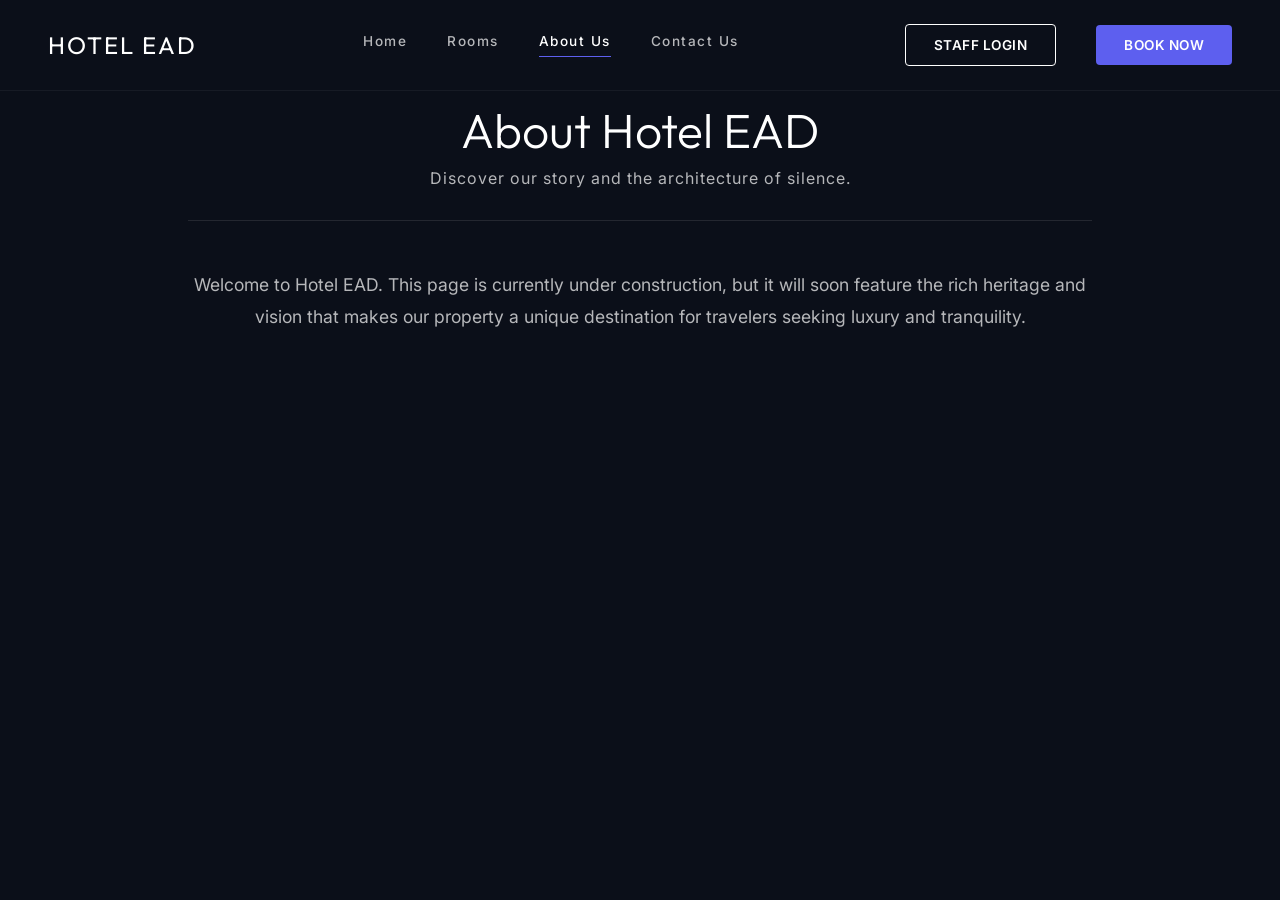
<file: about.html>
<!DOCTYPE html>
<html lang="en">
<head>
    <meta charset="UTF-8">
    <meta name="viewport" content="width=device-width, initial-scale=1.0">
    <title>About Us | Hotel EAD</title>
    <!-- Use Google Fonts -->
    <link rel="preconnect" href="https://fonts.googleapis.com">
    <link rel="preconnect" href="https://fonts.gstatic.com" crossorigin>
    <link href="https://fonts.googleapis.com/css2?family=Inter:wght@300;400;500;600&family=Outfit:wght@300;400;500;700&display=swap" rel="stylesheet">
    <link rel="stylesheet" href="css/global.css">
    <link rel="stylesheet" href="css/about.css">
</head>
<body>
    <header class="navbar" id="main-nav">
        <div class="logo">HOTEL EAD</div>
        <nav class="nav-links">
            <a href="index.html">Home</a>
            <a href="room.html">Rooms</a>
            <a href="about.html" class="active">About Us</a>
            <a href="contact.html">Contact Us</a>
        </nav>
        <div class="nav-actions" style="display: flex; align-items: center;">
            <a href="login.html" class="btn btn-outline" style="border: 1px solid white; color: white; margin-right: 1rem;">STAFF LOGIN</a>
            <a href="room.html" class="btn btn-primary">BOOK NOW</a>
        </div>
    </header>

    <main class="page-content center">
        <header class="page-header">
            <h1 class="title">About Hotel EAD</h1>
            <p class="subtitle">Discover our story and the architecture of silence.</p>
        </header>

        <section class="about-content">
            <p>Welcome to Hotel EAD. This page is currently under construction, but it will soon feature the rich heritage and vision that makes our property a unique destination for travelers seeking luxury and tranquility.</p>
        </section>
    </main>
</body>
</html>
</file>
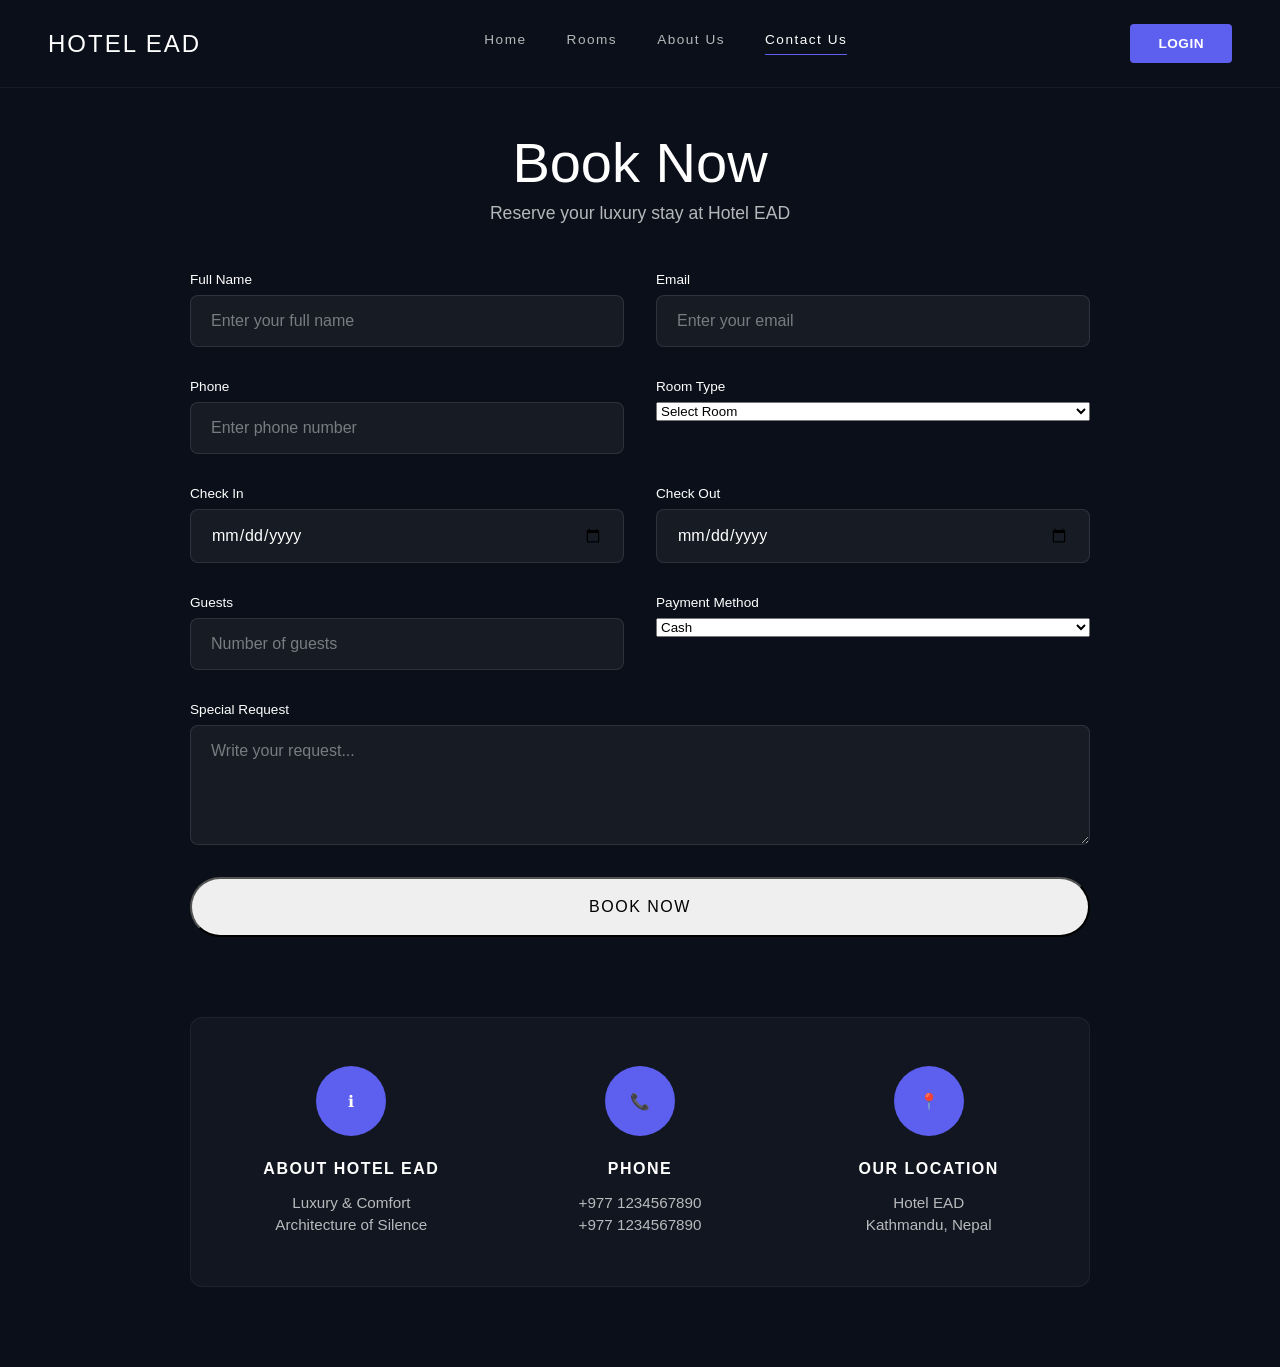
<file: Book.html>
<!DOCTYPE html>
<html lang="en">
<head>
<meta charset="UTF-8">
<meta name="viewport" content="width=device-width, initial-scale=1.0">
<title>Book Now | Hotel EAD</title>

<link rel="stylesheet" href="css/contact.css">
<link rel="stylesheet" href="css/global.css">

</head>

<body>

<!-- Navigation -->
<header class="navbar" id="main-nav">
        <div class="logo">HOTEL EAD</div>
        <nav class="nav-links">
            <a href="index.html">Home</a>
            <a href="room.html">Rooms</a>
            <a href="about.html">About Us</a>
            <a href="contact.html" class="active">Contact Us</a>
        </nav>
        <div class="nav-actions">
            <a href="Book.html" class="btn btn-primary" id="btn-book-nav">LOGIN</a>
        </div>
    </header>


<!-- Book Now Section -->
<section class="page-content">

<div class="contact-container">

<div class="page-header center">
<h1 class="title">Book Now</h1>
<p class="subtitle">Reserve your luxury stay at Hotel EAD</p>
</div>


<form class="contact-form">

<div class="form-row">
<div class="input-group">
<label>Full Name</label>
<input type="text" placeholder="Enter your full name" required>
</div>

<div class="input-group">
<label>Email</label>
<input type="email" placeholder="Enter your email" required>
</div>
</div>


<div class="form-row">
<div class="input-group">
<label>Phone</label>
<input type="text" placeholder="Enter phone number" required>
</div>

<div class="input-group">
<label>Room Type</label>
<select required>
<option value="">Select Room</option>
<option>Single Room</option>
<option>Double Room</option>
<option>Deluxe Room</option>
<option>Suite</option>
</select>
</div>
</div>


<div class="form-row">
<div class="input-group">
<label>Check In</label>
<input type="date" required>
</div>

<div class="input-group">
<label>Check Out</label>
<input type="date" required>
</div>
</div>


<div class="form-row">
<div class="input-group">
<label>Guests</label>
<input type="number" placeholder="Number of guests" min="1">
</div>

<div class="input-group">
<label>Payment Method</label>
<select>
<option>Cash</option>
<option>Credit Card</option>
<option>Online Payment</option>
</select>
</div>
</div>


<div class="form-row">
<div class="input-group">
<label>Special Request</label>
<textarea placeholder="Write your request..."></textarea>
</div>
</div>


<button type="submit" class="btn-submit">BOOK NOW</button>

</form>


<!-- Info Section -->
<div class="info-section">

<div class="info-card">
<div class="icon-circle">ℹ</div>
<h3>ABOUT HOTEL EAD</h3>
<p>Luxury & Comfort</p>
<p>Architecture of Silence</p>
</div>

<div class="info-card">
<div class="icon-circle">📞</div>
<h3>PHONE</h3>
<p>+977 1234567890</p>
<p>+977 1234567890</p>
</div>

<div class="info-card">
<div class="icon-circle">📍</div>
<h3>OUR LOCATION</h3>
<p>Hotel EAD</p>
<p>Kathmandu, Nepal</p>
</div>

</div>


</div>
</section>


</body>
</html>
</file>
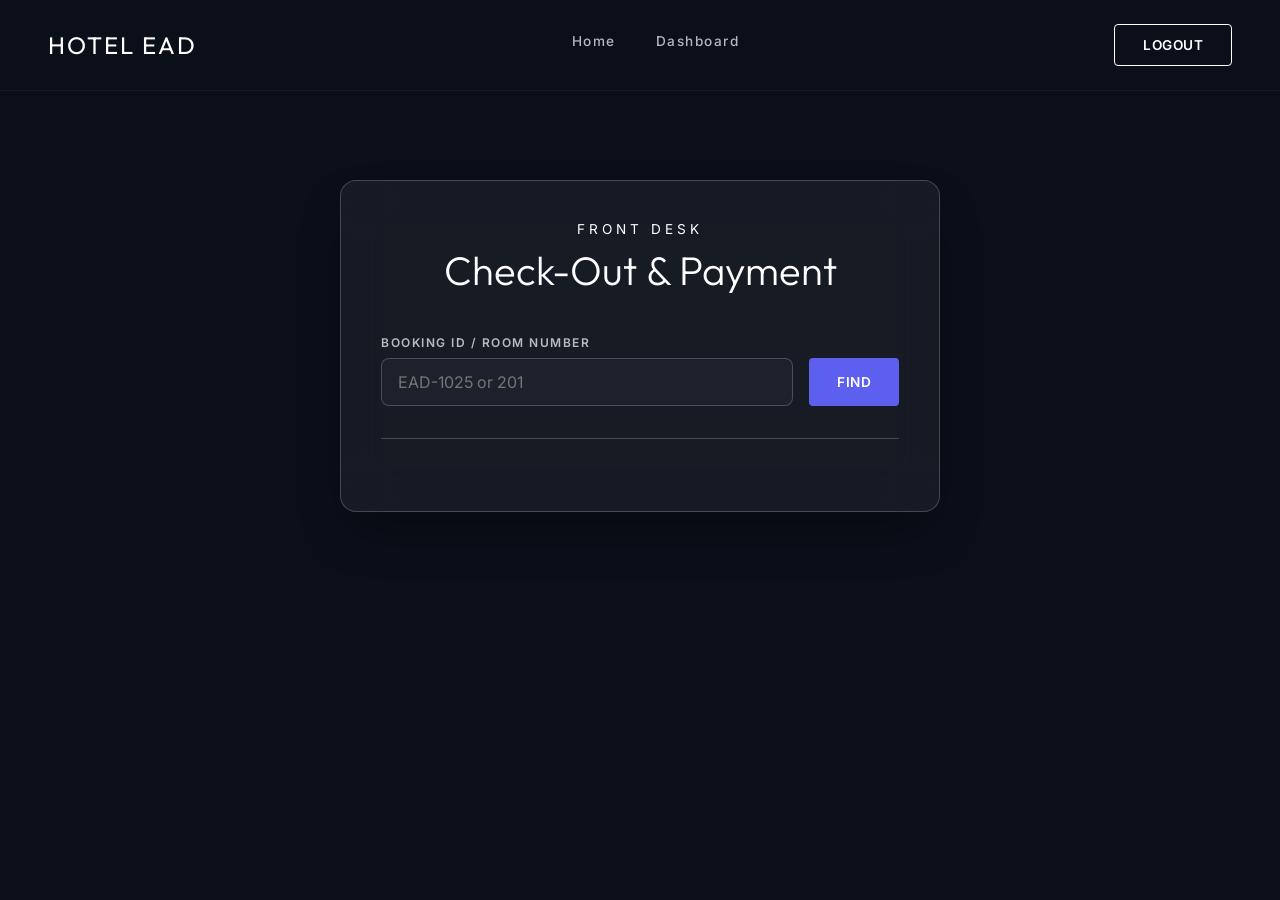
<file: checkout.html>
<!DOCTYPE html>
<html lang="en">
<head>
    <meta charset="UTF-8">
    <meta name="viewport" content="width=device-width, initial-scale=1.0">
    <title>Check-Out & Payment | Hotel EAD</title>
    <link rel="preconnect" href="https://fonts.googleapis.com">
    <link rel="preconnect" href="https://fonts.gstatic.com" crossorigin>
    <link href="https://fonts.googleapis.com/css2?family=Inter:wght@300;400;500;600&family=Outfit:wght@300;400;500;700&display=swap" rel="stylesheet">
    <link rel="stylesheet" href="css/global.css">
    <link rel="stylesheet" href="css/forms.css">
</head>
<body>
    <header class="navbar" id="main-nav">
        <div class="logo">HOTEL EAD</div>
        <nav class="nav-links">
            <a href="index.html">Home</a>
            <a href="room-status.html">Dashboard</a>
        </nav>
        <div class="nav-actions">
            <a href="index.html" class="btn btn-outline" style="border: 1px solid white; color: white;">LOGOUT</a>
        </div>
    </header>

    <main class="page-content" style="padding-top: 100px; padding-bottom: 50px;">
        <div class="form-container">
            <div class="form-header">
                <span class="subtitle" style="display: block; font-family: var(--font-body); font-size: 0.85rem; letter-spacing: 4px; text-transform: uppercase;">Front Desk</span>
                <h2>Check-Out & Payment</h2>
            </div>

            <!-- Lookup Section -->
            <form id="lookupForm" style="margin-bottom: 2rem;">
                <div class="form-group">
                    <label for="bookingId">Booking ID / Room Number</label>
                    <div style="display: flex; gap: 1rem;">
                        <input type="text" id="bookingId" class="form-control" placeholder="EAD-1025 or 201" required>
                        <button type="submit" class="btn btn-primary">Find</button>
                    </div>
                </div>
            </form>

            <div class="divider" style="background-color: var(--glass-border); width: 100%; height: 1px; margin: 2rem 0;"></div>

            <!-- Billing Details (Hidden initially, shown after lookup) -->
            <form id="checkoutForm" novalidate style="display: none;">
                <h3 style="margin-bottom: 1.5rem; font-weight: 400;">Billing Summary for <span id="billName" style="color: var(--primary-color); font-weight: 600;"></span></h3>
                
                <div style="background: rgba(0,0,0,0.2); padding: 1.5rem; border-radius: 8px; margin-bottom: 1.5rem;">
                    <div style="display: flex; justify-content: space-between; margin-bottom: 0.5rem; font-size: 0.9rem;">
                        <span>Room Charges (3 Nights)</span>
                        <span>$ 450.00</span>
                    </div>
                    <div style="display: flex; justify-content: space-between; margin-bottom: 0.5rem; font-size: 0.9rem;">
                        <span>Room Service</span>
                        <span>$ 45.00</span>
                    </div>
                    <div style="display: flex; justify-content: space-between; margin-bottom: 0.5rem; font-size: 0.9rem;">
                        <span>Taxes (13%)</span>
                        <span>$ 64.35</span>
                    </div>
                    <div style="display: flex; justify-content: space-between; border-top: 1px dashed rgba(255,255,255,0.2); padding-top: 0.5rem; margin-top: 0.5rem; font-size: 1.1rem; font-weight: 600; color: var(--primary-color);">
                        <span>Total Due</span>
                        <span>$ 559.35</span>
                    </div>
                </div>

                <div class="form-group">
                    <label for="paymentType">Payment Received Via *</label>
                    <select id="paymentType" class="form-control" required>
                        <option value="">Select Method</option>
                        <option value="Cash">Cash</option>
                        <option value="Card">Credit/Debit Card</option>
                        <option value="eSewa">eSewa/Mobile Wallet</option>
                    </select>
                    <span class="error-msg" id="e-paymentType">Payment method is required.</span>
                </div>

                <div class="form-group">
                    <label for="reference">Reference / Transaction ID</label>
                    <input type="text" id="reference" class="form-control" placeholder="Leave blank if cash">
                </div>

                <div class="form-actions">
                    <button type="button" class="btn btn-outline" style="border: 1px solid white; color: white;" onclick="window.location.reload();">Cancel</button>
                    <button type="submit" class="btn btn-primary" style="background: #10b981; color: white;">Process Check-Out & Print Invoice</button>
                </div>
            </form>
        </div>
    </main>

    <script>
        document.getElementById('lookupForm').addEventListener('submit', function(e) {
            e.preventDefault();
            const bId = document.getElementById('bookingId').value.trim();
            if (bId) {
                // Simulate lookup
                const btn = this.querySelector('button');
                btn.textContent = "Searching...";
                
                setTimeout(() => {
                    btn.textContent = "Find";
                    document.getElementById('billName').textContent = "John Doe (Room " + bId + ")";
                    document.getElementById('checkoutForm').style.display = 'block';
                    document.getElementById('checkoutForm').style.animation = 'fadeIn 0.5s';
                }, 800);
            }
        });

        document.getElementById('checkoutForm').addEventListener('submit', function(e) {
            e.preventDefault();
            
            const pt = document.getElementById('paymentType');
            const err = document.getElementById('e-paymentType');
            let isValid = true;
            
            pt.classList.remove('is-invalid');
            err.style.display = 'none';
            
            if (!pt.value) {
                pt.classList.add('is-invalid');
                err.style.display = 'block';
                isValid = false;
            }
            
            if (isValid) {
                const btn = document.querySelector('#checkoutForm button[type="submit"]');
                btn.textContent = "Processing...";
                
                setTimeout(() => {
                    alert("Check-out successful! Generating invoice...");
                    window.location.href = "invoice.html";
                }, 1000);
            }
        });
    </script>
</body>
</html>
</file>
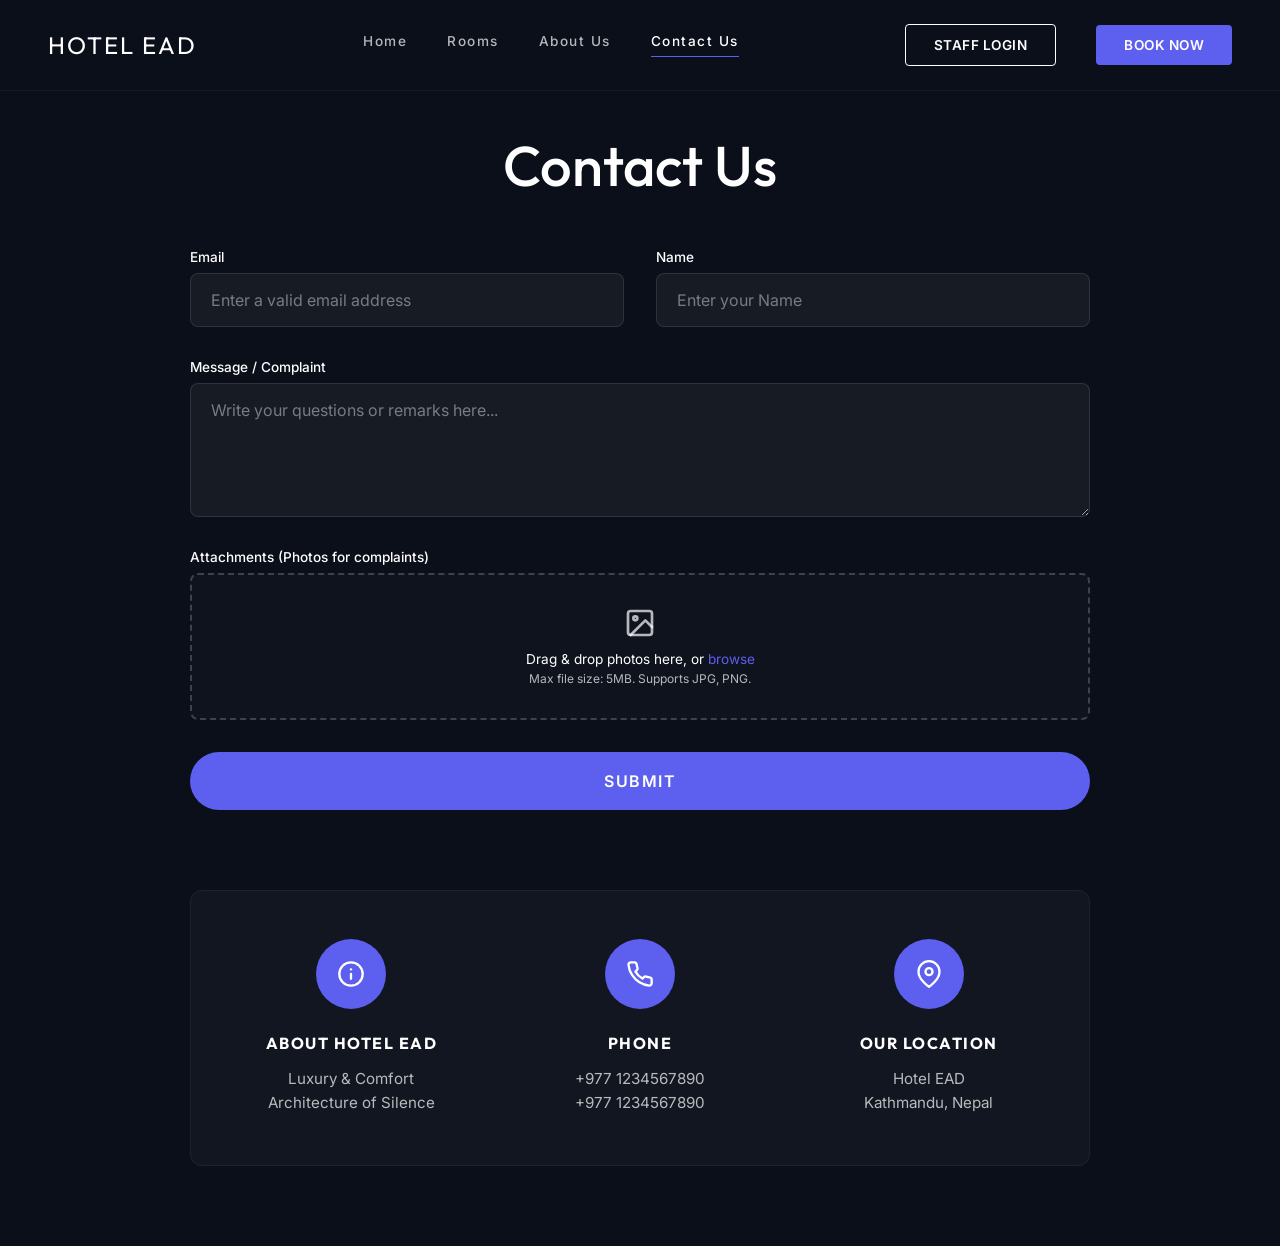
<file: contact.html>
<!DOCTYPE html>
<html lang="en">

<head>
    <meta charset="UTF-8">
    <meta name="viewport" content="width=device-width, initial-scale=1.0">
    <title>Contact Us | Hotel EAD</title>
    <!-- Use Google Fonts -->
    <link rel="preconnect" href="https://fonts.googleapis.com">
    <link rel="preconnect" href="https://fonts.gstatic.com" crossorigin>
    <link
        href="https://fonts.googleapis.com/css2?family=Inter:wght@300;400;500;600&family=Outfit:wght@300;400;500;700&display=swap"
        rel="stylesheet">
    <link rel="stylesheet" href="css/global.css">
    <link rel="stylesheet" href="css/contact.css">
</head>

<body>
    <header class="navbar" id="main-nav">
        <div class="logo">HOTEL EAD</div>
        <nav class="nav-links">
            <a href="index.html">Home</a>
            <a href="room.html">Rooms</a>
            <a href="about.html">About Us</a>
            <a href="contact.html" class="active">Contact Us</a>
        </nav>
        <div class="nav-actions" style="display: flex; align-items: center;">
            <a href="login.html" class="btn btn-outline" style="border: 1px solid white; color: white; margin-right: 1rem;">STAFF LOGIN</a>
            <a href="room.html" class="btn btn-primary">BOOK NOW</a>
        </div>
    </header>

    <main class="page-content">
        <div class="contact-container">
            <header class="page-header center">
                <h1 class="title">Contact Us</h1>
            </header>

            <form class="contact-form" onsubmit="event.preventDefault();">
                <div class="form-row">
                    <div class="input-group">
                        <label for="email">Email</label>
                        <input type="email" id="email" placeholder="Enter a valid email address">
                    </div>
                    <div class="input-group">
                        <label for="name">Name</label>
                        <input type="text" id="name" placeholder="Enter your Name">
                    </div>
                </div>
                <div class="input-group" style="margin-bottom: 2rem;">
                    <label for="message">Message / Complaint</label>
                    <textarea id="message" rows="5" placeholder="Write your questions or remarks here..."></textarea>
                </div>
                
                <div class="input-group" style="margin-bottom: 2rem;">
                    <label>Attachments (Photos for complaints)</label>
                    <div style="border: 2px dashed var(--glass-border); border-radius: 8px; padding: 2rem; text-align: center; background: rgba(255,255,255,0.02); cursor: pointer; transition: all 0.2s; position: relative;">
                        <input type="file" id="photoUpload" accept="image/*" multiple style="opacity: 0; position: absolute; top: 0; left: 0; width: 100%; height: 100%; cursor: pointer;">
                        <svg width="32" height="32" viewBox="0 0 24 24" fill="none" stroke="var(--text-muted)" stroke-width="2" stroke-linecap="round" stroke-linejoin="round" style="margin-bottom: 0.5rem;">
                            <rect x="3" y="3" width="18" height="18" rx="2" ry="2"></rect>
                            <circle cx="8.5" cy="8.5" r="1.5"></circle>
                            <polyline points="21 15 16 10 5 21"></polyline>
                        </svg>
                        <p style="font-size: 0.85rem; color: var(--text-light);">Drag & drop photos here, or <span style="color: var(--primary-color);">browse</span></p>
                        <p style="font-size: 0.75rem; color: var(--text-muted); margin-top: 0.25rem;">Max file size: 5MB. Supports JPG, PNG.</p>
                    </div>
                </div>

                <button type="submit" class="btn btn-primary btn-submit">SUBMIT</button>
            </form>
            
            <script>
                document.getElementById('photoUpload').addEventListener('change', function(e) {
                    if(e.target.files.length > 0) {
                        const fileNames = Array.from(e.target.files).map(f => f.name).join(', ');
                        e.target.nextElementSibling.nextElementSibling.innerHTML = `<span style="color: #4ade80;">Selected: ${fileNames}</span>`;
                    }
                });
            </script>

            <div class="info-section">
                <!-- Info Block 1 -->
                <div class="info-card">
                    <div class="icon-circle">
                        <svg width="28" height="28" viewBox="0 0 24 24" fill="none" stroke="currentColor"
                            stroke-width="2" stroke-linecap="round" stroke-linejoin="round">
                            <circle cx="12" cy="12" r="10"></circle>
                            <line x1="12" y1="16" x2="12" y2="12"></line>
                            <line x1="12" y1="8" x2="12.01" y2="8"></line>
                        </svg>
                    </div>
                    <h3>ABOUT HOTEL EAD</h3>
                    <p>Luxury & Comfort</p>
                    <p>Architecture of Silence</p>
                </div>

                <!-- Info Block 2 -->
                <div class="info-card">
                    <div class="icon-circle">
                        <svg width="28" height="28" viewBox="0 0 24 24" fill="none" stroke="currentColor"
                            stroke-width="2" stroke-linecap="round" stroke-linejoin="round">
                            <path
                                d="M22 16.92v3a2 2 0 0 1-2.18 2 19.79 19.79 0 0 1-8.63-3.07 19.5 19.5 0 0 1-6-6 19.79 19.79 0 0 1-3.07-8.67A2 2 0 0 1 4.11 2h3a2 2 0 0 1 2 1.72 12.84 12.84 0 0 0 .7 2.81 2 2 0 0 1-.45 2.11L8.09 9.91a16 16 0 0 0 6 6l1.27-1.27a2 2 0 0 1 2.11-.45 12.84 12.84 0 0 0 2.81.7A2 2 0 0 1 22 16.92z">
                            </path>
                        </svg>
                    </div>
                    <h3>PHONE</h3>
                    <p>+977 1234567890</p>
                    <p>+977 1234567890</p>
                </div>

                <!-- Info Block 3 -->
                <div class="info-card">
                    <div class="icon-circle">
                        <svg width="28" height="28" viewBox="0 0 24 24" fill="none" stroke="currentColor"
                            stroke-width="2" stroke-linecap="round" stroke-linejoin="round">
                            <path d="M21 10c0 7-9 13-9 13s-9-6-9-13a9 9 0 0 1 18 0z"></path>
                            <circle cx="12" cy="10" r="3"></circle>
                        </svg>
                    </div>
                    <h3>OUR LOCATION</h3>
                    <p>Hotel EAD</p>
                    <p>Kathmandu, Nepal</p>
                </div>
            </div>
        </div>
    </main>

    <script src="js/contact.js"></script>
</body>

</html>
</file>
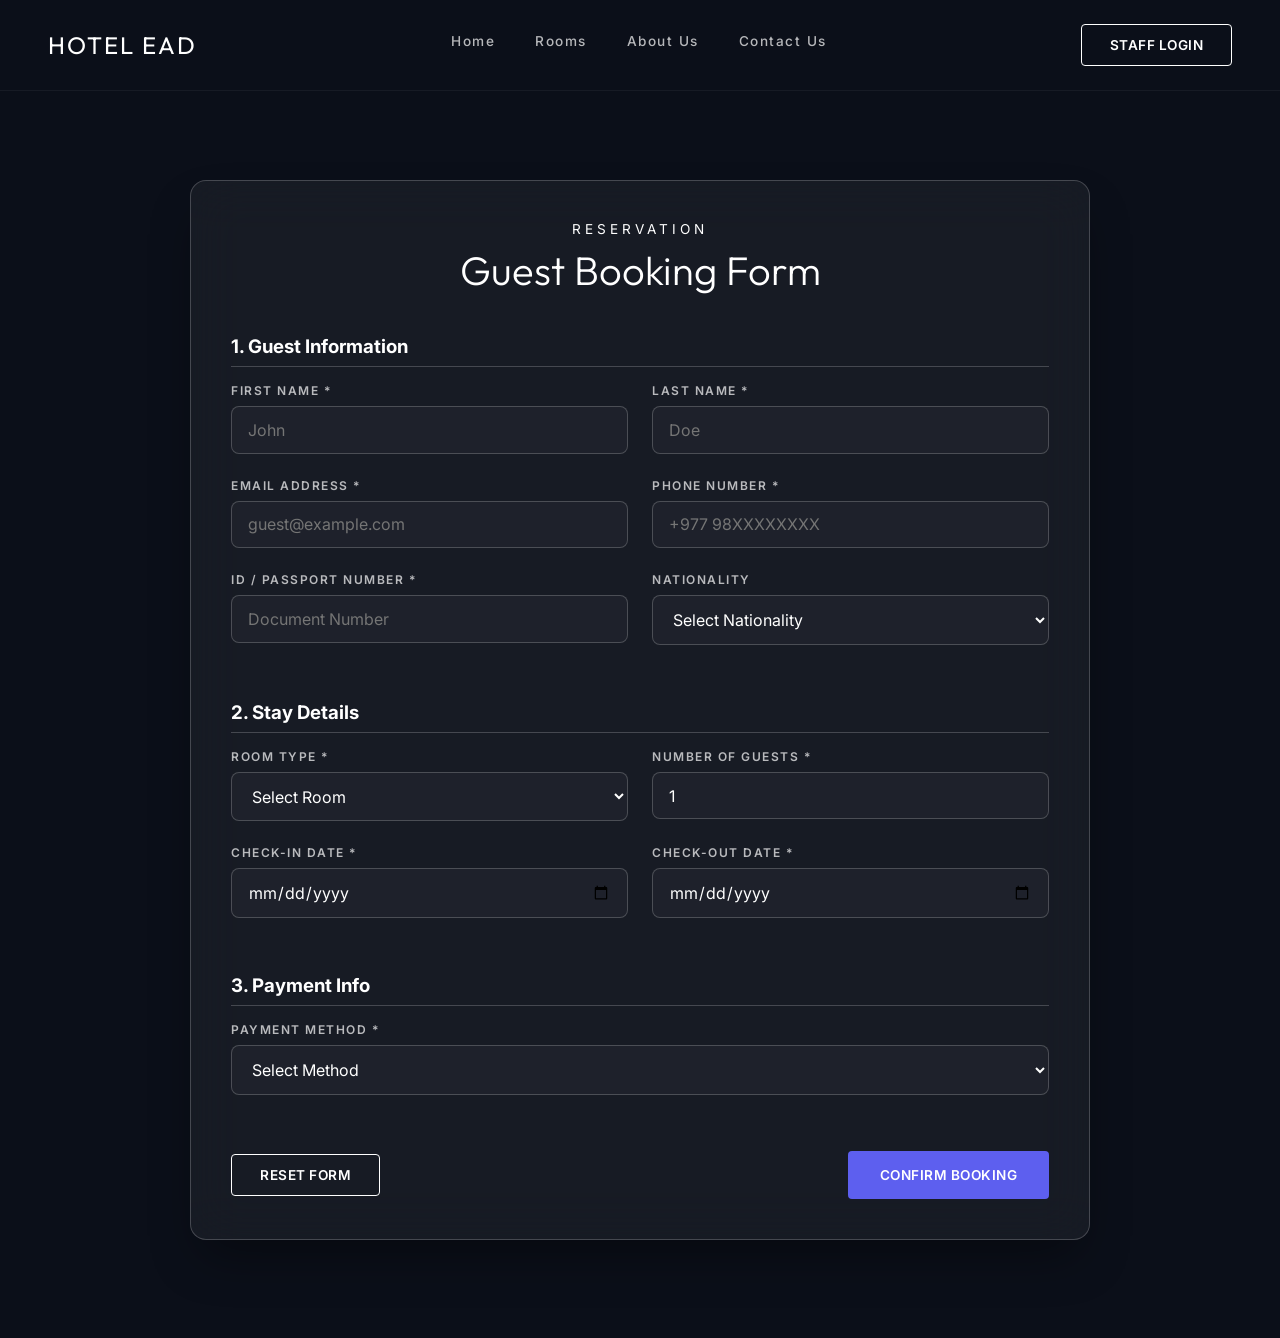
<file: guest.html>
<!DOCTYPE html>
<html lang="en">
<head>
    <meta charset="UTF-8">
    <meta name="viewport" content="width=device-width, initial-scale=1.0">
    <title>Guest Booking | Hotel EAD</title>
    <link rel="preconnect" href="https://fonts.googleapis.com">
    <link rel="preconnect" href="https://fonts.gstatic.com" crossorigin>
    <link href="https://fonts.googleapis.com/css2?family=Inter:wght@300;400;500;600&family=Outfit:wght@300;400;500;700&display=swap" rel="stylesheet">
    <link rel="stylesheet" href="css/global.css">
    <link rel="stylesheet" href="css/forms.css">
</head>
<body>
    <header class="navbar" id="main-nav">
        <div class="logo">HOTEL EAD</div>
        <nav class="nav-links">
            <a href="index.html">Home</a>
            <a href="room.html">Rooms</a>
            <a href="about.html">About Us</a>
            <a href="contact.html">Contact Us</a>
        </nav>
        <div class="nav-actions" style="display: flex; align-items: center;">
            <a href="login.html" class="btn btn-outline" style="border: 1px solid white; color: white;">STAFF LOGIN</a>
        </div>
    </header>

    <main class="page-content" style="padding-top: 100px; padding-bottom: 50px;">
        <div class="form-container form-full-width">
            <div class="form-header">
                <span class="subtitle" style="display: block; font-family: var(--font-body); font-size: 0.85rem; letter-spacing: 4px; text-transform: uppercase;">Reservation</span>
                <h2>Guest Booking Form</h2>
            </div>

            <form id="bookingForm" novalidate>
                <!-- Section: Guest Details -->
                <h3 style="margin-bottom: 1rem; border-bottom: 1px solid var(--glass-border); padding-bottom: 0.5rem;">1. Guest Information</h3>
                
                <div class="form-row">
                    <div class="form-group form-col">
                        <label for="fname">First Name *</label>
                        <input type="text" id="fname" class="form-control" placeholder="John" required>
                        <span class="error-msg" id="e-fname">First name is required.</span>
                    </div>
                    <div class="form-group form-col">
                        <label for="lname">Last Name *</label>
                        <input type="text" id="lname" class="form-control" placeholder="Doe" required>
                        <span class="error-msg" id="e-lname">Last name is required.</span>
                    </div>
                </div>

                <div class="form-row">
                    <div class="form-group form-col">
                        <label for="email">Email Address *</label>
                        <input type="email" id="email" class="form-control" placeholder="guest@example.com" required>
                        <span class="error-msg" id="e-email">Valid email is required.</span>
                    </div>
                    <div class="form-group form-col">
                        <label for="phone">Phone Number *</label>
                        <input type="tel" id="phone" class="form-control" placeholder="+977 98XXXXXXXX" required>
                        <span class="error-msg" id="e-phone">Valid phone number is required.</span>
                    </div>
                </div>

                <div class="form-row">
                    <div class="form-group form-col">
                        <label for="idNum">ID / Passport Number *</label>
                        <input type="text" id="idNum" class="form-control" placeholder="Document Number" required>
                        <span class="error-msg" id="e-idNum">ID Number is required.</span>
                    </div>
                    <div class="form-group form-col">
                        <label for="nationality">Nationality</label>
                        <select id="nationality" class="form-control">
                            <option value="">Select Nationality</option>
                            <option value="Nepali">Nepali</option>
                            <option value="Indian">Indian</option>
                            <option value="Other">Other</option>
                        </select>
                    </div>
                </div>

                <!-- Section: Reservation Details -->
                <h3 style="margin-top: 2rem; margin-bottom: 1rem; border-bottom: 1px solid var(--glass-border); padding-bottom: 0.5rem;">2. Stay Details</h3>
                
                <div class="form-row">
                    <div class="form-group form-col">
                        <label for="roomType">Room Type *</label>
                        <select id="roomType" class="form-control" required>
                            <option value="">Select Room</option>
                            <option value="Standard">Standard Room</option>
                            <option value="Deluxe">Deluxe Room</option>
                            <option value="Premium">Premium Room</option>
                            <option value="Suite">Suite Room</option>
                        </select>
                        <span class="error-msg" id="e-roomType">Please select a room type.</span>
                    </div>
                    <div class="form-group form-col">
                        <label for="guests">Number of Guests *</label>
                        <input type="number" id="guests" class="form-control" min="1" max="4" value="1" required>
                        <span class="error-msg" id="e-guests">Must be between 1 and 4.</span>
                    </div>
                </div>

                <div class="form-row">
                    <div class="form-group form-col">
                        <label for="checkin">Check-In Date *</label>
                        <input type="date" id="checkin" class="form-control" required>
                        <span class="error-msg" id="e-checkin">Valid check-in date required.</span>
                    </div>
                    <div class="form-group form-col">
                        <label for="checkout">Check-Out Date *</label>
                        <input type="date" id="checkout" class="form-control" required>
                        <span class="error-msg" id="e-checkout">Must be after check-in date.</span>
                    </div>
                </div>

                <!-- Section: Payment Details -->
                <h3 style="margin-top: 2rem; margin-bottom: 1rem; border-bottom: 1px solid var(--glass-border); padding-bottom: 0.5rem;">3. Payment Info</h3>
                
                <div class="form-row">
                    <div class="form-group form-col">
                        <label for="payMethod">Payment Method *</label>
                        <select id="payMethod" class="form-control" required>
                            <option value="">Select Method</option>
                            <option value="Card">Credit/Debit Card</option>
                            <option value="eSewa">eSewa</option>
                            <option value="Cash">Cash (Upon Arrival)</option>
                        </select>
                        <span class="error-msg" id="e-payMethod">Select a payment method.</span>
                    </div>
                </div>

                <div class="form-actions">
                    <button type="button" class="btn btn-outline" style="background: transparent; color: white; border: 1px solid white;" onclick="document.getElementById('bookingForm').reset();">Reset Form</button>
                    <button type="submit" class="btn btn-primary btn-large" style="width: auto;">Confirm Booking</button>
                </div>
            </form>
        </div>
    </main>

    <script>
        // Set min dates
        const today = new Date().toISOString().split('T')[0];
        document.getElementById('checkin').min = today;
        document.getElementById('checkout').min = today;
        
        document.getElementById('checkin').addEventListener('change', function() {
            document.getElementById('checkout').min = this.value;
        });

        document.getElementById('bookingForm').addEventListener('submit', function(e) {
            e.preventDefault();
            
            // Validate Form
            const fields = ['fname', 'lname', 'email', 'phone', 'idNum', 'roomType', 'guests', 'checkin', 'checkout', 'payMethod'];
            let isValid = true;

            fields.forEach(f => {
                const el = document.getElementById(f);
                const err = document.getElementById('e-' + f);
                
                el.classList.remove('is-invalid');
                err.style.display = 'none';
                
                if (!el.value) {
                    el.classList.add('is-invalid');
                    err.style.display = 'block';
                    isValid = false;
                }
            });

            // Specific validations
            const email = document.getElementById('email');
            if (email.value && !/^[^\s@]+@[^\s@]+\.[^\s@]+$/.test(email.value)) {
                email.classList.add('is-invalid');
                document.getElementById('e-email').style.display = 'block';
                isValid = false;
            }

            const guests = document.getElementById('guests');
            if (guests.value && (guests.value < 1 || guests.value > 4)) {
                guests.classList.add('is-invalid');
                document.getElementById('e-guests').style.display = 'block';
                isValid = false;
            }

            const checkin = document.getElementById('checkin').value;
            const checkout = document.getElementById('checkout').value;
            if (checkin && checkout && checkout <= checkin) {
                document.getElementById('checkout').classList.add('is-invalid');
                document.getElementById('e-checkout').style.display = 'block';
                isValid = false;
            }

            if (isValid) {
                // Save data to session storage for confirmation page
                const fName = document.getElementById('fname').value;
                const lName = document.getElementById('lname').value;
                const userEmail = email.value;
                const userPhone = document.getElementById('phone').value;
                const roomTypeVal = document.getElementById('roomType').value;
                const guestsVal = guests.value;
                
                sessionStorage.setItem('booking_fname', fName);
                sessionStorage.setItem('booking_lname', lName);
                sessionStorage.setItem('booking_email', userEmail);
                sessionStorage.setItem('booking_phone', userPhone);
                sessionStorage.setItem('booking_room', roomTypeVal);
                sessionStorage.setItem('booking_guests', guestsVal);
                sessionStorage.setItem('booking_checkin', checkin);
                sessionStorage.setItem('booking_checkout', checkout);
                
                const btn = document.querySelector('button[type="submit"]');
                const orig = btn.textContent;
                btn.textContent = "Processing...";
                btn.disabled = true;
                
                setTimeout(() => {
                    alert("Booking successfully recorded!");
                    window.location.href = "confirmation.html";
                }, 1500);
            }
        });
    </script>
</body>
</html>
</file>
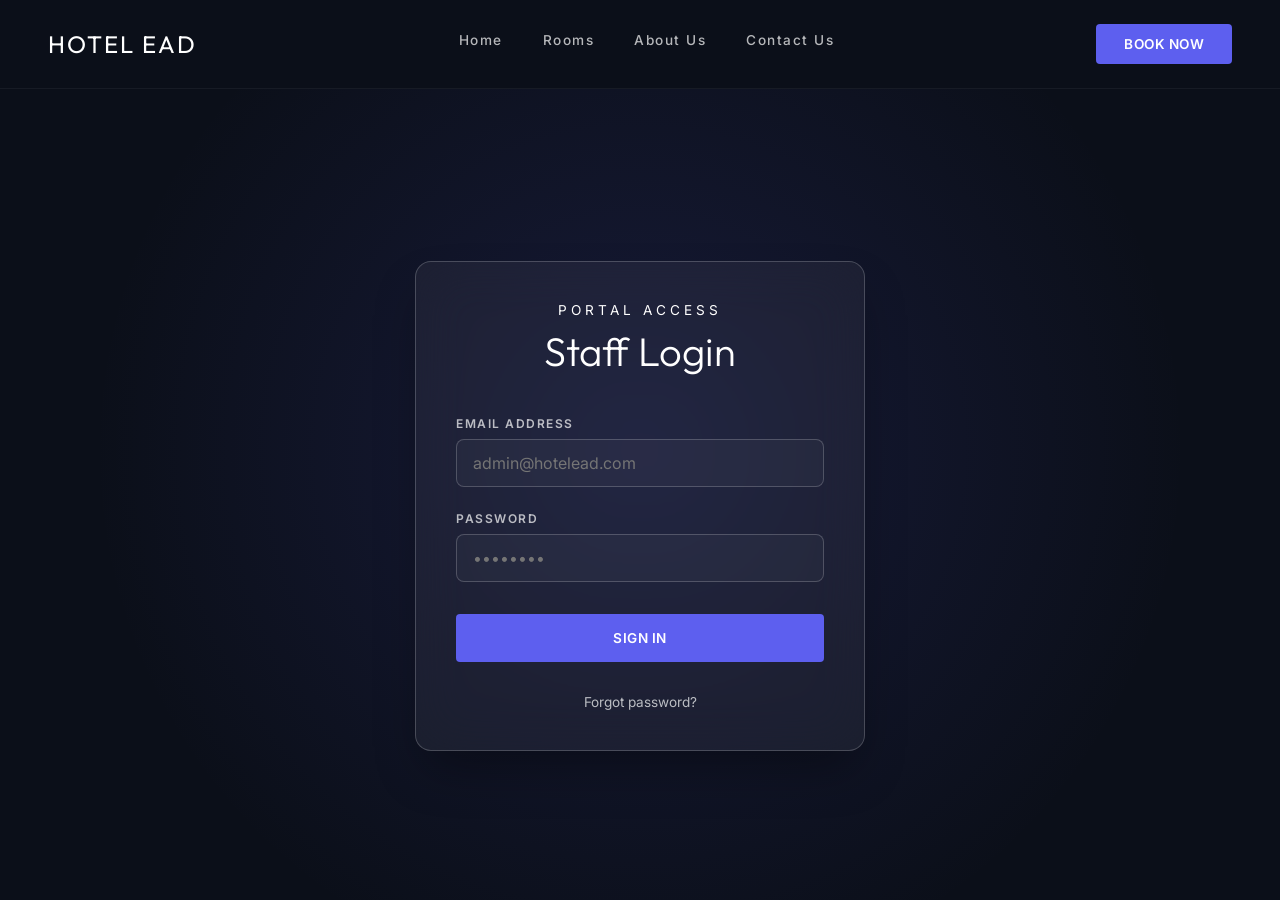
<file: login.html>
<!DOCTYPE html>
<html lang="en">
<head>
    <meta charset="UTF-8">
    <meta name="viewport" content="width=device-width, initial-scale=1.0">
    <title>Login | Hotel EAD</title>
    <link rel="preconnect" href="https://fonts.googleapis.com">
    <link rel="preconnect" href="https://fonts.gstatic.com" crossorigin>
    <link href="https://fonts.googleapis.com/css2?family=Inter:wght@300;400;500;600&family=Outfit:wght@300;400;500;700&display=swap" rel="stylesheet">
    <link rel="stylesheet" href="css/global.css">
    <link rel="stylesheet" href="css/forms.css">
</head>
<body>
    <header class="navbar" id="main-nav">
        <div class="logo">HOTEL EAD</div>
        <nav class="nav-links">
            <a href="index.html">Home</a>
            <a href="room.html">Rooms</a>
            <a href="about.html">About Us</a>
            <a href="contact.html">Contact Us</a>
        </nav>
        <div class="nav-actions" style="display: flex; align-items: center;">
            <a href="room.html" class="btn btn-primary">BOOK NOW</a>
        </div>
    </header>

    <main class="page-content" style="display: flex; align-items: center; min-height: 100vh; padding-top: 80px; background-image: radial-gradient(circle at center, rgba(93, 95, 239, 0.15) 0%, transparent 70%);">
        <div class="form-container" style="max-width: 450px;">
            <div class="form-header">
                <span class="subtitle" style="display: block; font-family: var(--font-body); font-size: 0.85rem; letter-spacing: 4px; text-transform: uppercase;">Portal Access</span>
                <h2>Staff Login</h2>
            </div>

            <form id="loginForm" novalidate>
                <div class="form-group">
                    <label for="email">Email Address</label>
                    <input type="email" id="email" class="form-control" placeholder="admin@hotelead.com" required>
                    <span class="error-msg" id="e-email">Please enter a valid email.</span>
                </div>

                <div class="form-group">
                    <label for="password">Password</label>
                    <input type="password" id="password" class="form-control" placeholder="••••••••" required>
                    <span class="error-msg" id="e-password">Password is required.</span>
                </div>

                <div class="form-actions" style="flex-direction: column;">
                    <button type="submit" class="btn btn-primary btn-large" style="width: 100%;">Sign In</button>
                    <a href="#" style="font-size: 0.85rem; color: var(--text-muted); margin-top: 1rem; transition: color 0.2s;">Forgot password?</a>
                </div>
            </form>
        </div>
    </main>

    <script>
        document.getElementById('loginForm').addEventListener('submit', function(e) {
            e.preventDefault();
            
            const email = document.getElementById('email');
            const password = document.getElementById('password');
            const errEmail = document.getElementById('e-email');
            const errPassword = document.getElementById('e-password');
            
            let isValid = true;
            
            // Reset errors
            email.classList.remove('is-invalid');
            password.classList.remove('is-invalid');
            errEmail.style.display = 'none';
            errPassword.style.display = 'none';
            
            // Validate email
            const emailRegex = /^[^\s@]+@[^\s@]+\.[^\s@]+$/;
            if (!email.value || !emailRegex.test(email.value)) {
                email.classList.add('is-invalid');
                errEmail.style.display = 'block';
                isValid = false;
            }
            
            // Validate password
            if (!password.value || password.value.length < 6) {
                password.classList.add('is-invalid');
                errPassword.textContent = password.value ? "Password must be at least 6 characters." : "Password is required.";
                errPassword.style.display = 'block';
                isValid = false;
            }
            
            if (isValid) {
                // Simulate login success
                const btn = document.querySelector('button[type="submit"]');
                const origText = btn.textContent;
                btn.textContent = "Authenticating...";
                btn.style.opacity = 0.8;
                
                setTimeout(() => {
                    alert("Login successful. Redirecting to Dashboard.");
                    window.location.href = "room-status.html";
                }, 1500);
            }
        });
    </script>
</body>
</html>
</file>
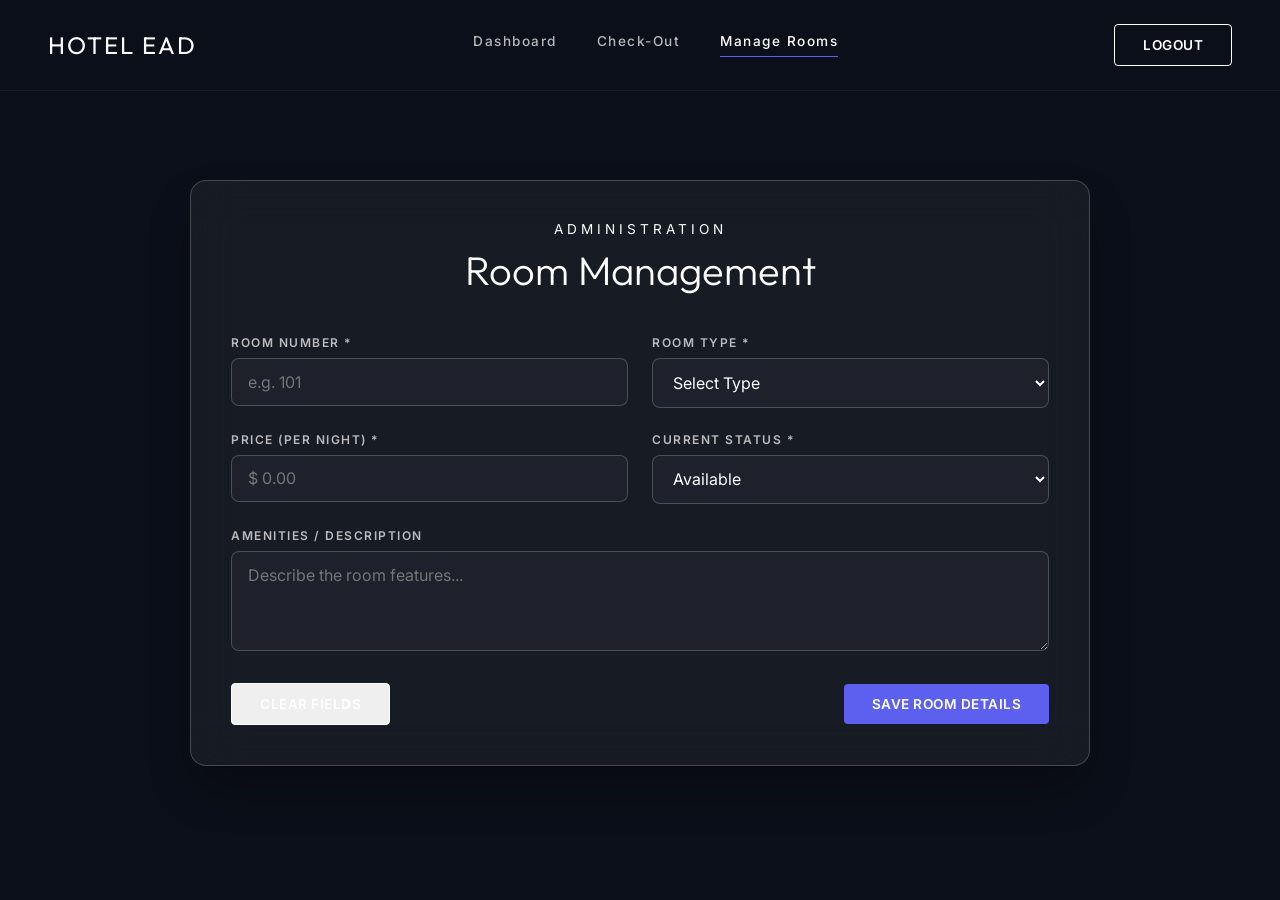
<file: room-management.html>
<!DOCTYPE html>
<html lang="en">
<head>
    <meta charset="UTF-8">
    <meta name="viewport" content="width=device-width, initial-scale=1.0">
    <title>Room Management | Hotel EAD</title>
    <link rel="preconnect" href="https://fonts.googleapis.com">
    <link rel="preconnect" href="https://fonts.gstatic.com" crossorigin>
    <link href="https://fonts.googleapis.com/css2?family=Inter:wght@300;400;500;600&family=Outfit:wght@300;400;500;700&display=swap" rel="stylesheet">
    <link rel="stylesheet" href="css/global.css">
    <link rel="stylesheet" href="css/forms.css">
</head>
<body>
    <header class="navbar" id="main-nav">
        <div class="logo">HOTEL EAD</div>
        <nav class="nav-links">
            <a href="room-status.html">Dashboard</a>
            <a href="checkout.html">Check-Out</a>
            <a href="room-management.html" class="active">Manage Rooms</a>
        </nav>
        <div class="nav-actions">
            <a href="index.html" class="btn btn-outline" style="border: 1px solid white; color: white;">LOGOUT</a>
        </div>
    </header>

    <main class="page-content" style="padding-top: 100px; padding-bottom: 50px;">
        <div class="form-container form-full-width">
            <div class="form-header">
                <span class="subtitle" style="display: block; font-family: var(--font-body); font-size: 0.85rem; letter-spacing: 4px; text-transform: uppercase;">Administration</span>
                <h2>Room Management</h2>
            </div>

            <form id="roomForm" novalidate>
                <div class="form-row">
                    <div class="form-group form-col">
                        <label for="roomNumber">Room Number *</label>
                        <input type="text" id="roomNumber" class="form-control" placeholder="e.g. 101" required>
                        <span class="error-msg" id="e-roomNumber">Room number is required.</span>
                    </div>

                    <div class="form-group form-col">
                        <label for="roomType">Room Type *</label>
                        <select id="roomType" class="form-control" required>
                            <option value="">Select Type</option>
                            <option value="Standard">Standard</option>
                            <option value="Deluxe">Deluxe</option>
                            <option value="Premium">Premium</option>
                            <option value="Suite">Suite</option>
                        </select>
                        <span class="error-msg" id="e-roomType">Room type is required.</span>
                    </div>
                </div>

                <div class="form-row">
                    <div class="form-group form-col">
                        <label for="price">Price (Per Night) *</label>
                        <input type="number" id="price" class="form-control" placeholder="$ 0.00" min="0" required>
                        <span class="error-msg" id="e-price">Valid price is required.</span>
                    </div>

                    <div class="form-group form-col">
                        <label for="status">Current Status *</label>
                        <select id="status" class="form-control" required>
                            <option value="Available">Available</option>
                            <option value="Maintenance">Maintenance</option>
                            <option value="Cleaning">Cleaning</option>
                        </select>
                        <span class="error-msg" id="e-status">Status is required.</span>
                    </div>
                </div>

                <div class="form-group">
                    <label for="description">Amenities / Description</label>
                    <textarea id="description" class="form-control" placeholder="Describe the room features..."></textarea>
                </div>

                <div class="form-actions">
                    <button type="button" class="btn btn-outline" style="border: 1px solid white; color: white;" onclick="document.getElementById('roomForm').reset();">Clear Fields</button>
                    <button type="submit" class="btn btn-primary">Save Room Details</button>
                </div>
            </form>
        </div>
    </main>

    <script>
        document.getElementById('roomForm').addEventListener('submit', function(e) {
            e.preventDefault();
            
            const fields = ['roomNumber', 'roomType', 'price', 'status'];
            let isValid = true;

            fields.forEach(f => {
                const el = document.getElementById(f);
                const err = document.getElementById('e-' + f);
                
                el.classList.remove('is-invalid');
                err.style.display = 'none';
                
                if (!el.value) {
                    el.classList.add('is-invalid');
                    err.style.display = 'block';
                    isValid = false;
                }
                
                if (f === 'price' && el.value < 0) {
                    el.classList.add('is-invalid');
                    err.textContent = "Price cannot be negative.";
                    err.style.display = 'block';
                    isValid = false;
                }
            });

            if (isValid) {
                // Save to localStorage
                let rooms = JSON.parse(localStorage.getItem('hotel_rooms')) || [];
                const newRoom = {
                    number: document.getElementById('roomNumber').value,
                    type: document.getElementById('roomType').value,
                    price: document.getElementById('price').value,
                    status: document.getElementById('status').value,
                    guest: '--',
                    checkIn: '--',
                    checkOut: '--'
                };
                
                // Check if room number exists
                const existingIndex = rooms.findIndex(r => r.number === newRoom.number);
                if(existingIndex >= 0) rooms[existingIndex] = newRoom;
                else rooms.push(newRoom);
                
                localStorage.setItem('hotel_rooms', JSON.stringify(rooms));

                const btn = document.querySelector('button[type="submit"]');
                const orig = btn.textContent;
                btn.textContent = "Saving...";
                btn.disabled = true;
                
                setTimeout(() => {
                    alert("Room added/updated successfully. You can view it in the Dashboard.");
                    btn.textContent = orig;
                    btn.disabled = false;
                    document.getElementById('roomForm').reset();
                }, 1000);
            }
        });
    </script>
</body>
</html>
</file>
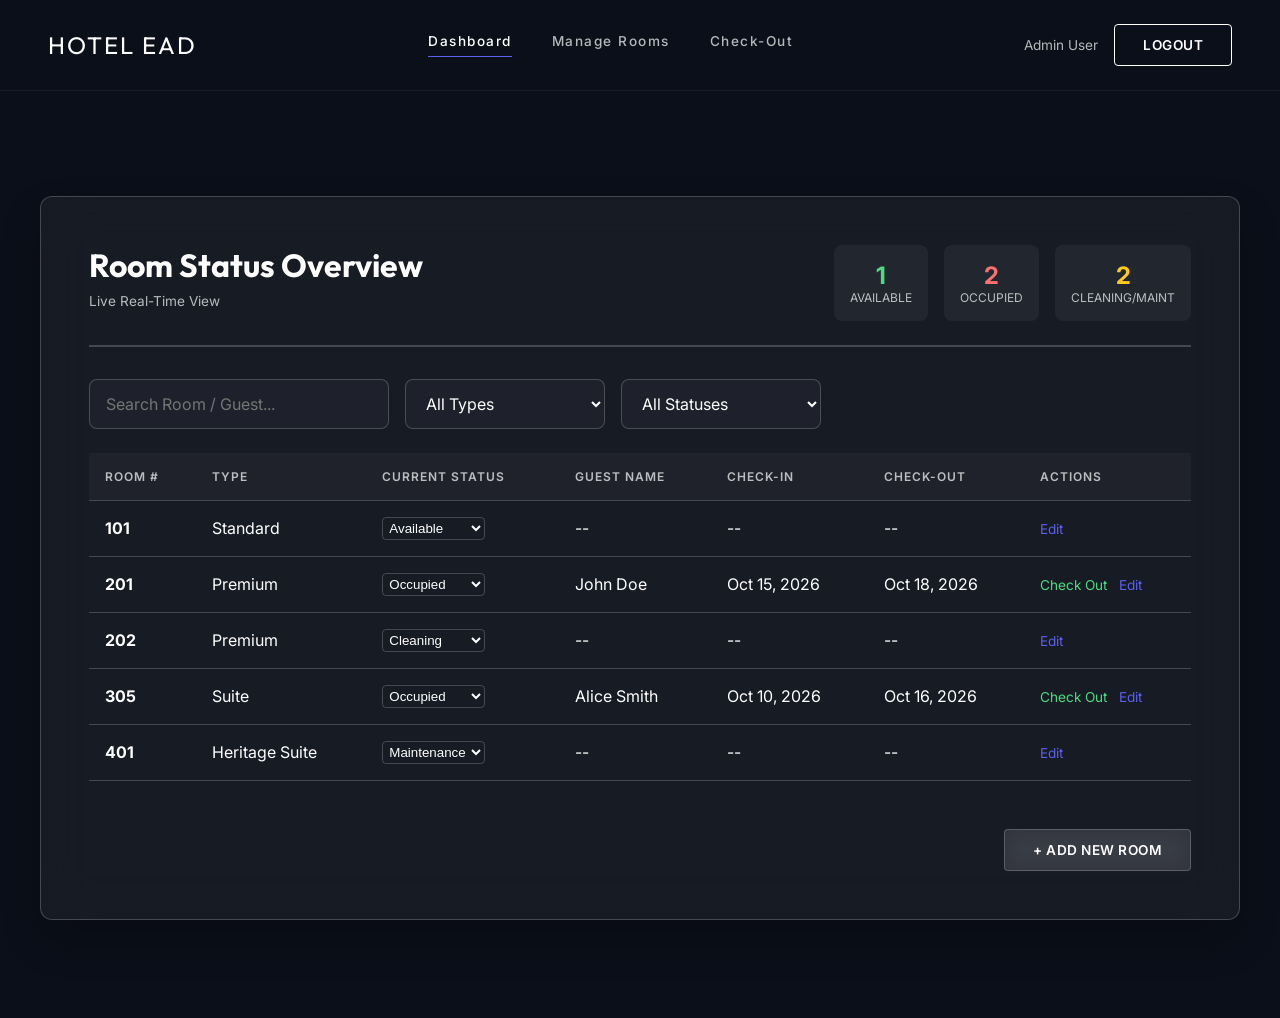
<file: room-status.html>
<!DOCTYPE html>
<html lang="en">
<head>
    <meta charset="UTF-8">
    <meta name="viewport" content="width=device-width, initial-scale=1.0">
    <title>Room Status Dashboard | Hotel EAD</title>
    <link rel="preconnect" href="https://fonts.googleapis.com">
    <link rel="preconnect" href="https://fonts.gstatic.com" crossorigin>
    <link href="https://fonts.googleapis.com/css2?family=Inter:wght@300;400;500;600&family=Outfit:wght@300;400;500;700&display=swap" rel="stylesheet">
    <link rel="stylesheet" href="css/global.css">
    <link rel="stylesheet" href="css/forms.css">
</head>
<body>
    <header class="navbar" id="main-nav">
        <div class="logo">HOTEL EAD</div>
        <nav class="nav-links">
            <a href="room-status.html" class="active">Dashboard</a>
            <a href="room-management.html">Manage Rooms</a>
            <a href="checkout.html">Check-Out</a>
        </nav>
        <div class="nav-actions">
            <div style="display: flex; align-items: center; gap: 1rem; color: var(--text-muted); font-size: 0.85rem;">
                <span>Admin User</span>
                <a href="index.html" class="btn btn-outline" style="border: 1px solid white; color: white;">LOGOUT</a>
            </div>
        </div>
    </header>

    <main class="page-content" style="padding-top: 100px; padding-bottom: 50px;">
        <div class="report-container dark" style="max-width: 1200px;">
            <div class="report-header">
                <div class="brand-section">
                    <h1>Room Status Overview</h1>
                    <div style="font-size: 0.85rem; color: var(--text-muted); margin-top: 0.5rem;">Live Real-Time View</div>
                </div>
                <div class="report-meta" style="display: flex; gap: 1rem;">
                    <div style="padding: 1rem; background: rgba(255,255,255,0.05); border-radius: 8px; text-align: center;">
                        <div style="font-size: 1.5rem; font-weight: 700; color: #4ade80;">12</div>
                        <div style="font-size: 0.75rem; text-transform: uppercase;">Available</div>
                    </div>
                    <div style="padding: 1rem; background: rgba(255,255,255,0.05); border-radius: 8px; text-align: center;">
                        <div style="font-size: 1.5rem; font-weight: 700; color: #f87171;">8</div>
                        <div style="font-size: 0.75rem; text-transform: uppercase;">Occupied</div>
                    </div>
                    <div style="padding: 1rem; background: rgba(255,255,255,0.05); border-radius: 8px; text-align: center;">
                        <div style="font-size: 1.5rem; font-weight: 700; color: #facc15;">2</div>
                        <div style="font-size: 0.75rem; text-transform: uppercase;">Cleaning/Maint</div>
                    </div>
                </div>
            </div>

            <!-- Filters -->
            <div style="display: flex; gap: 1rem; margin-bottom: 1.5rem;">
               <input type="text" class="form-control" placeholder="Search Room / Guest..." style="max-width: 300px;">
               <select class="form-control" style="max-width: 200px;">
                   <option value="All">All Types</option>
                   <option value="Standard">Standard</option>
                   <option value="Premium">Premium</option>
                   <option value="Suite">Suite</option>
               </select>
               <select class="form-control" style="max-width: 200px;">
                   <option value="All">All Statuses</option>
                   <option value="Available">Available</option>
                   <option value="Occupied">Occupied</option>
                   <option value="Cleaning">Cleaning</option>
                   <option value="Maintenance">Maintenance</option>
               </select>
            </div>

            <div style="overflow-x: auto;">
                <table class="data-table" style="color: var(--text-light);">
                    <thead>
                        <tr>
                            <th>Room #</th>
                            <th>Type</th>
                            <th>Current Status</th>
                            <th>Guest Name</th>
                            <th>Check-In</th>
                            <th>Check-Out</th>
                            <th>Actions</th>
                        </tr>
                    </thead>
                    <tbody id="roomsTableBody">
                        <!-- Dynamic list renders here -->
                    </tbody>
                </table>
            </div>

            <div style="text-align: right; margin-top: 1rem;">
                <a href="room-management.html" class="btn btn-primary" style="background: rgba(255,255,255,0.1); backdrop-filter: blur(10px); border: 1px solid var(--glass-border);">+ Add New Room</a>
            </div>
        </div>
    </main>

    <script>
        document.addEventListener('DOMContentLoaded', () => {
            // Default rooms if empty
            let defaultRooms = [
                { number: "101", type: "Standard", price: "5000", status: "Available", guest: "--", checkIn: "--", checkOut: "--" },
                { number: "201", type: "Premium", price: "15000", status: "Occupied", guest: "John Doe", checkIn: "Oct 15, 2026", checkOut: "Oct 18, 2026" },
                { number: "202", type: "Premium", price: "15000", status: "Cleaning", guest: "--", checkIn: "--", checkOut: "--" },
                { number: "305", type: "Suite", price: "30000", status: "Occupied", guest: "Alice Smith", checkIn: "Oct 10, 2026", checkOut: "Oct 16, 2026" },
                { number: "401", type: "Heritage Suite", price: "50000", status: "Maintenance", guest: "--", checkIn: "--", checkOut: "--" }
            ];

            let rooms = JSON.parse(localStorage.getItem('hotel_rooms'));
            if(!rooms || rooms.length === 0) {
                rooms = defaultRooms;
                localStorage.setItem('hotel_rooms', JSON.stringify(rooms));
            }

            renderTable(rooms);
        });

        function getStatusBadge(status) {
            if(status === 'Available') return '<span class="badge badge-success">Available</span>';
            if(status === 'Occupied') return '<span class="badge badge-danger">Occupied</span>';
            if(status === 'Cleaning') return '<span class="badge badge-warning">Cleaning</span>';
            return '<span class="badge badge-info">Maintenance</span>';
        }

        function updateRoomStatus(roomNum, newStatus) {
            let rooms = JSON.parse(localStorage.getItem('hotel_rooms'));
            let room = rooms.find(r => r.number == roomNum);
            if(room) {
                room.status = newStatus;
                if(newStatus === 'Available' || newStatus === 'Cleaning' || newStatus === 'Maintenance') {
                    room.guest = '--';
                    room.checkIn = '--';
                    room.checkOut = '--';
                }
                localStorage.setItem('hotel_rooms', JSON.stringify(rooms));
                renderTable(rooms);
            }
        }

        function renderTable(rooms) {
            const tBody = document.getElementById('roomsTableBody');
            tBody.innerHTML = '';
            
            // Stats
            let avail = 0, occ = 0, maint = 0;

            rooms.forEach(room => {
                if(room.status === 'Available') avail++;
                else if(room.status === 'Occupied') occ++;
                else maint++;

                const tr = document.createElement('tr');
                tr.innerHTML = `
                    <td><strong>${room.number}</strong></td>
                    <td>${room.type}</td>
                    <td>
                        <select onchange="updateRoomStatus('${room.number}', this.value)" style="background: transparent; color: white; border: 1px solid rgba(255,255,255,0.2); border-radius: 4px; padding: 2px;">
                            <option value="Available" ${room.status === 'Available' ? 'selected' : ''}>Available</option>
                            <option value="Occupied" ${room.status === 'Occupied' ? 'selected' : ''}>Occupied</option>
                            <option value="Cleaning" ${room.status === 'Cleaning' ? 'selected' : ''}>Cleaning</option>
                            <option value="Maintenance" ${room.status === 'Maintenance' ? 'selected' : ''}>Maintenance</option>
                        </select>
                    </td>
                    <td>${room.guest}</td>
                    <td>${room.checkIn}</td>
                    <td>${room.checkOut}</td>
                    <td>
                        <a href="checkout.html" style="color: #4ade80; font-size: 0.85rem; margin-right: 0.5rem; display: ${room.status === 'Occupied' ? 'inline' : 'none'}">Check Out</a>
                        <a href="#" style="color: var(--primary-color); font-size: 0.85rem;">Edit</a>
                    </td>
                `;
                tBody.appendChild(tr);
            });

            // Update stats visually
            document.querySelectorAll('.report-meta > div')[0].children[0].textContent = avail;
            document.querySelectorAll('.report-meta > div')[1].children[0].textContent = occ;
            document.querySelectorAll('.report-meta > div')[2].children[0].textContent = maint;
        }
    </script>
</body>
</html>
</file>
<file: css/global.css>
:root {
    --primary-color: #5d5fef;
    --primary-hover: #4e50d8;
    --text-light: #ffffff;
    --text-muted: rgba(255, 255, 255, 0.7);
    --text-dark: #1f2937;
    --glass-bg: rgba(255, 255, 255, 0.1);
    --glass-bg-hover: rgba(255, 255, 255, 0.15);
    --glass-border: rgba(255, 255, 255, 0.2);
    --font-heading: 'Outfit', sans-serif;
    --font-body: 'Inter', sans-serif;
    --transition-fast: 0.2s ease;
    --transition-smooth: 0.4s cubic-bezier(0.16, 1, 0.3, 1);
}

* {
    margin: 0;
    padding: 0;
    box-sizing: border-box;
}

body {
    font-family: var(--font-body);
    color: var(--text-light);
    background-color: #0b0f19;
    overflow-x: hidden;
}

a {
    text-decoration: none;
    color: inherit;
}

/* Nav Bar */
.navbar {
    position: fixed;
    top: 0;
    left: 0;
    width: 100%;
    background-color: #0b0f19;
    border-bottom: 1px solid rgba(255, 255, 255, 0.05);
    padding: 1.5rem 3rem;
    display: flex;
    justify-content: space-between;
    align-items: center;
    z-index: 1000;
}

.logo {
    font-family: var(--font-heading);
    font-size: 1.5rem;
    font-weight: 400;
    letter-spacing: 2px;
}

.nav-links {
    display: flex;
    gap: 2.5rem;
}

.nav-links a {
    font-size: 0.85rem;
    letter-spacing: 1.5px;
    font-weight: 500;
    color: var(--text-muted);
    transition: color var(--transition-fast);
    position: relative;
    padding-bottom: 0.5rem;
}

.nav-links a:hover, .nav-links a.active {
    color: var(--text-light);
}

.nav-links a.active::after {
    content: '';
    position: absolute;
    bottom: 0;
    left: 0;
    width: 100%;
    height: 1px;
    background-color: var(--primary-color);
}

.nav-actions {
    display: flex;
    align-items: center;
    gap: 1.5rem;
}

.btn {
    display: inline-block;
    padding: 0.75rem 1.75rem;
    font-size: 0.85rem;
    font-weight: 600;
    letter-spacing: 0.5px;
    text-transform: uppercase;
    border-radius: 4px;
    cursor: pointer;
    transition: all var(--transition-fast);
    border: none;
    font-family: var(--font-body);
}

.btn-primary {
    background-color: var(--primary-color);
    color: var(--text-light);
}

.btn-primary:hover {
    background-color: var(--primary-hover);
    transform: translateY(-2px);
}

.btn-large {
    padding: 1rem 2rem;
    width: 100%;
}

@media (max-width: 992px) {
    .nav-links {
        display: none;
    }
}
</file>
<file: css/about.css>
.page-content {
    padding-top: 100px;
    max-width: 1000px;
    margin: 0 auto;
    padding-left: 3rem;
    padding-right: 3rem;
    min-height: 100vh;
}

.center {
    text-align: center;
}

.page-header {
    margin-bottom: 3rem;
    padding-bottom: 2rem;
    border-bottom: 1px solid rgba(255, 255, 255, 0.1);
}

.page-header .title {
    font-family: var(--font-heading);
    font-size: 3rem;
    margin-bottom: 0.5rem;
    font-weight: 300;
}

.page-header .subtitle {
    letter-spacing: 1px;
    font-size: 1rem;
    color: var(--text-muted);
}

.about-content {
    font-size: 1.1rem;
    line-height: 1.8;
    color: var(--text-muted);
}
</file>
<file: css/contact.css>
.page-content {
    padding-top: 130px;
    padding-bottom: 80px;
    max-width: 1200px;
    margin: 0 auto;
    padding-left: 3rem;
    padding-right: 3rem;
    min-height: 100vh;
}

.center {
    text-align: center;
}

.contact-container {
    max-width: 900px;
    margin: 0 auto;
}

.page-header {
    margin-bottom: 3rem;
}

.page-header .title {
    font-family: var(--font-heading);
    font-size: 3.5rem;
    margin-bottom: 0.5rem;
    font-weight: 500;
}

.page-header .subtitle {
    font-size: 1.1rem;
    color: var(--text-muted);
}

/* Form Styles */
.contact-form {
    margin-bottom: 5rem;
}

.form-row {
    display: flex;
    gap: 2rem;
    margin-bottom: 2rem;
}

.input-group {
    flex: 1;
    display: flex;
    flex-direction: column;
}

.input-group label {
    font-size: 0.85rem;
    font-weight: 500;
    margin-bottom: 0.5rem;
    color: var(--text-light);
}

.input-group input,
.input-group textarea {
    background-color: rgba(255, 255, 255, 0.05);
    border: 1px solid rgba(255, 255, 255, 0.1);
    padding: 1rem 1.25rem;
    border-radius: 8px;
    color: var(--text-light);
    font-family: var(--font-body);
    font-size: 1rem;
    outline: none;
    transition: border-color var(--transition-fast), background-color var(--transition-fast);
}

.input-group textarea {
    resize: vertical;
    min-height: 120px;
}

.input-group input:focus,
.input-group textarea:focus {
    border-color: var(--primary-color);
    background-color: rgba(255, 255, 255, 0.08);
}

.input-group input::placeholder,
.input-group textarea::placeholder {
    color: var(--text-muted);
    opacity: 0.6;
}

.btn-submit {
    width: 100%;
    padding: 1.2rem;
    border-radius: 30px;
    font-size: 1rem;
    letter-spacing: 1.5px;
}

/* Info Section */
.info-section {
    display: flex;
    justify-content: space-between;
    gap: 2rem;
    background-color: rgba(255, 255, 255, 0.03);
    border: 1px solid rgba(255, 255, 255, 0.05);
    border-radius: 12px;
    padding: 3rem 2rem;
}

.info-card {
    flex: 1;
    text-align: center;
    display: flex;
    flex-direction: column;
    align-items: center;
}

.icon-circle {
    width: 70px;
    height: 70px;
    border-radius: 50%;
    background-color: var(--primary-color);
    display: flex;
    justify-content: center;
    align-items: center;
    margin-bottom: 1.5rem;
    color: white;
}

.info-card h3 {
    font-family: var(--font-heading);
    font-size: 1rem;
    letter-spacing: 1.5px;
    text-transform: uppercase;
    margin-bottom: 1rem;
    color: var(--text-light);
}

.info-card p {
    color: var(--text-muted);
    font-size: 0.95rem;
    margin-bottom: 0.3rem;
}

@media (max-width: 768px) {
    .form-row {
        flex-direction: column;
        gap: 1.5rem;
    }
    
    .info-section {
        flex-direction: column;
        gap: 3rem;
        padding: 3rem 1.5rem;
    }
    
    .page-header .title {
        font-size: 2.5rem;
    }
}
</file>
<file: css/forms.css>
/* forms.css - Premium Form & Report Styles */

/* Form Layout Container */
.form-container {
    width: 100%;
    max-width: 600px;
    margin: 5rem auto 3rem;
    padding: 2.5rem;
    background: rgba(255, 255, 255, 0.05);
    backdrop-filter: blur(25px);
    -webkit-backdrop-filter: blur(25px);
    border: 1px solid var(--glass-border);
    border-radius: 16px;
    box-shadow: 0 25px 50px -12px rgba(0, 0, 0, 0.4);
    animation: fadeIn 0.5s ease-out;
}

.form-full-width {
    max-width: 900px;
}

@keyframes fadeIn {
    from { opacity: 0; transform: translateY(20px); }
    to { opacity: 1; transform: translateY(0); }
}

.form-header {
    text-align: center;
    margin-bottom: 2.5rem;
}

.form-header .subtitle {
    margin-bottom: 0.5rem;
}

.form-header h2 {
    font-family: var(--font-heading);
    font-size: 2.5rem;
    font-weight: 300;
}

/* Form Groups & Inputs */
.form-group {
    margin-bottom: 1.5rem;
    position: relative;
    display: flex;
    flex-direction: column;
}

.form-group label {
    font-size: 0.75rem;
    text-transform: uppercase;
    letter-spacing: 1.5px;
    font-weight: 600;
    color: var(--text-muted);
    margin-bottom: 0.5rem;
}

.form-control {
    width: 100%;
    padding: 0.8rem 1rem;
    background: rgba(255, 255, 255, 0.03);
    border: 1px solid var(--glass-border);
    border-radius: 8px;
    color: var(--text-light);
    font-family: var(--font-body);
    font-size: 1rem;
    transition: all var(--transition-fast);
}

.form-control:focus {
    outline: none;
    border-color: var(--primary-color);
    background: rgba(255, 255, 255, 0.08);
}

select.form-control > option {
    background: #0b0f19;
    color: white;
}

textarea.form-control {
    resize: vertical;
    min-height: 100px;
}

/* Validation Messages */
.error-msg {
    color: #ff4d4f;
    font-size: 0.75rem;
    margin-top: 0.4rem;
    display: none; /* hidden by default */
}

.is-invalid {
    border-color: #ff4d4f !important;
    background: rgba(255, 77, 79, 0.05) !important;
}

/* Form Actions */
.form-actions {
    display: flex;
    justify-content: space-between;
    align-items: center;
    margin-top: 2rem;
    gap: 1rem;
}

/* Flex Grid for forms */
.form-row {
    display: flex;
    gap: 1.5rem;
}

.form-col {
    flex: 1;
}

@media (max-width: 600px) {
    .form-row {
        flex-direction: column;
        gap: 0;
    }
}

/* Report Styles */
.report-container {
    width: 100%;
    max-width: 1000px;
    margin: 6rem auto 3rem;
    padding: 3rem;
    background: #ffffff;
    color: #1f2937;
    border-radius: 12px;
    box-shadow: 0 20px 40px rgba(0,0,0,0.2);
}

/* Dark mode report (for Dashboards) */
.report-container.dark {
    background: rgba(255, 255, 255, 0.05);
    backdrop-filter: blur(25px);
    color: var(--text-light);
    border: 1px solid var(--glass-border);
}

.report-header {
    display: flex;
    justify-content: space-between;
    align-items: flex-start;
    border-bottom: 2px solid #e5e7eb;
    padding-bottom: 1.5rem;
    margin-bottom: 2rem;
}

.report-container.dark .report-header {
    border-bottom: 2px solid var(--glass-border);
}

.brand-section h1 {
    font-family: var(--font-heading);
    font-size: 2rem;
    margin-bottom: 0.2rem;
}

.report-meta {
    text-align: right;
    font-size: 0.9rem;
    color: #4b5563;
}

.report-container.dark .report-meta {
    color: var(--text-muted);
}

/* Tables */
.data-table {
    width: 100%;
    border-collapse: collapse;
    margin-bottom: 2rem;
}

.data-table th, .data-table td {
    padding: 1rem;
    text-align: left;
    border-bottom: 1px solid #e5e7eb;
}

.report-container.dark .data-table th, 
.report-container.dark .data-table td {
    border-bottom: 1px solid var(--glass-border);
}

.data-table th {
    background: #f9fafb;
    font-weight: 600;
    text-transform: uppercase;
    font-size: 0.75rem;
    letter-spacing: 1px;
    color: #6b7280;
}

.report-container.dark .data-table th {
    background: rgba(255, 255, 255, 0.03);
    color: var(--text-muted);
}

/* Status Badges */
.badge {
    padding: 0.25rem 0.75rem;
    border-radius: 9999px;
    font-size: 0.75rem;
    font-weight: 600;
    text-transform: uppercase;
}

.badge-success { background: #dcfce7; color: #166534; }
.badge-warning { background: #fef08a; color: #854d0e; }
.badge-danger { background: #fee2e2; color: #991b1b; }
.badge-info { background: #e0f2fe; color: #075985; }

.report-container.dark .badge-success { background: rgba(34, 197, 94, 0.2); color: #4ade80; }
.report-container.dark .badge-warning { background: rgba(234, 179, 8, 0.2); color: #facc15; }
.report-container.dark .badge-danger { background: rgba(239, 68, 68, 0.2); color: #f87171; }
.report-container.dark .badge-info { background: rgba(56, 189, 248, 0.2); color: #7dd3fc; }

/* Totals */
.report-total {
    display: flex;
    justify-content: flex-end;
    font-size: 1.25rem;
    font-weight: 600;
    margin-top: 1.5rem;
}

/* Print Overrides */
@media print {
    body { background: white; -webkit-print-color-adjust: exact; }
    .navbar, .btn { display: none !important; }
    .report-container { box-shadow: none; margin: 0; padding: 0; max-width: 100%; border: none; }
}
</file>
